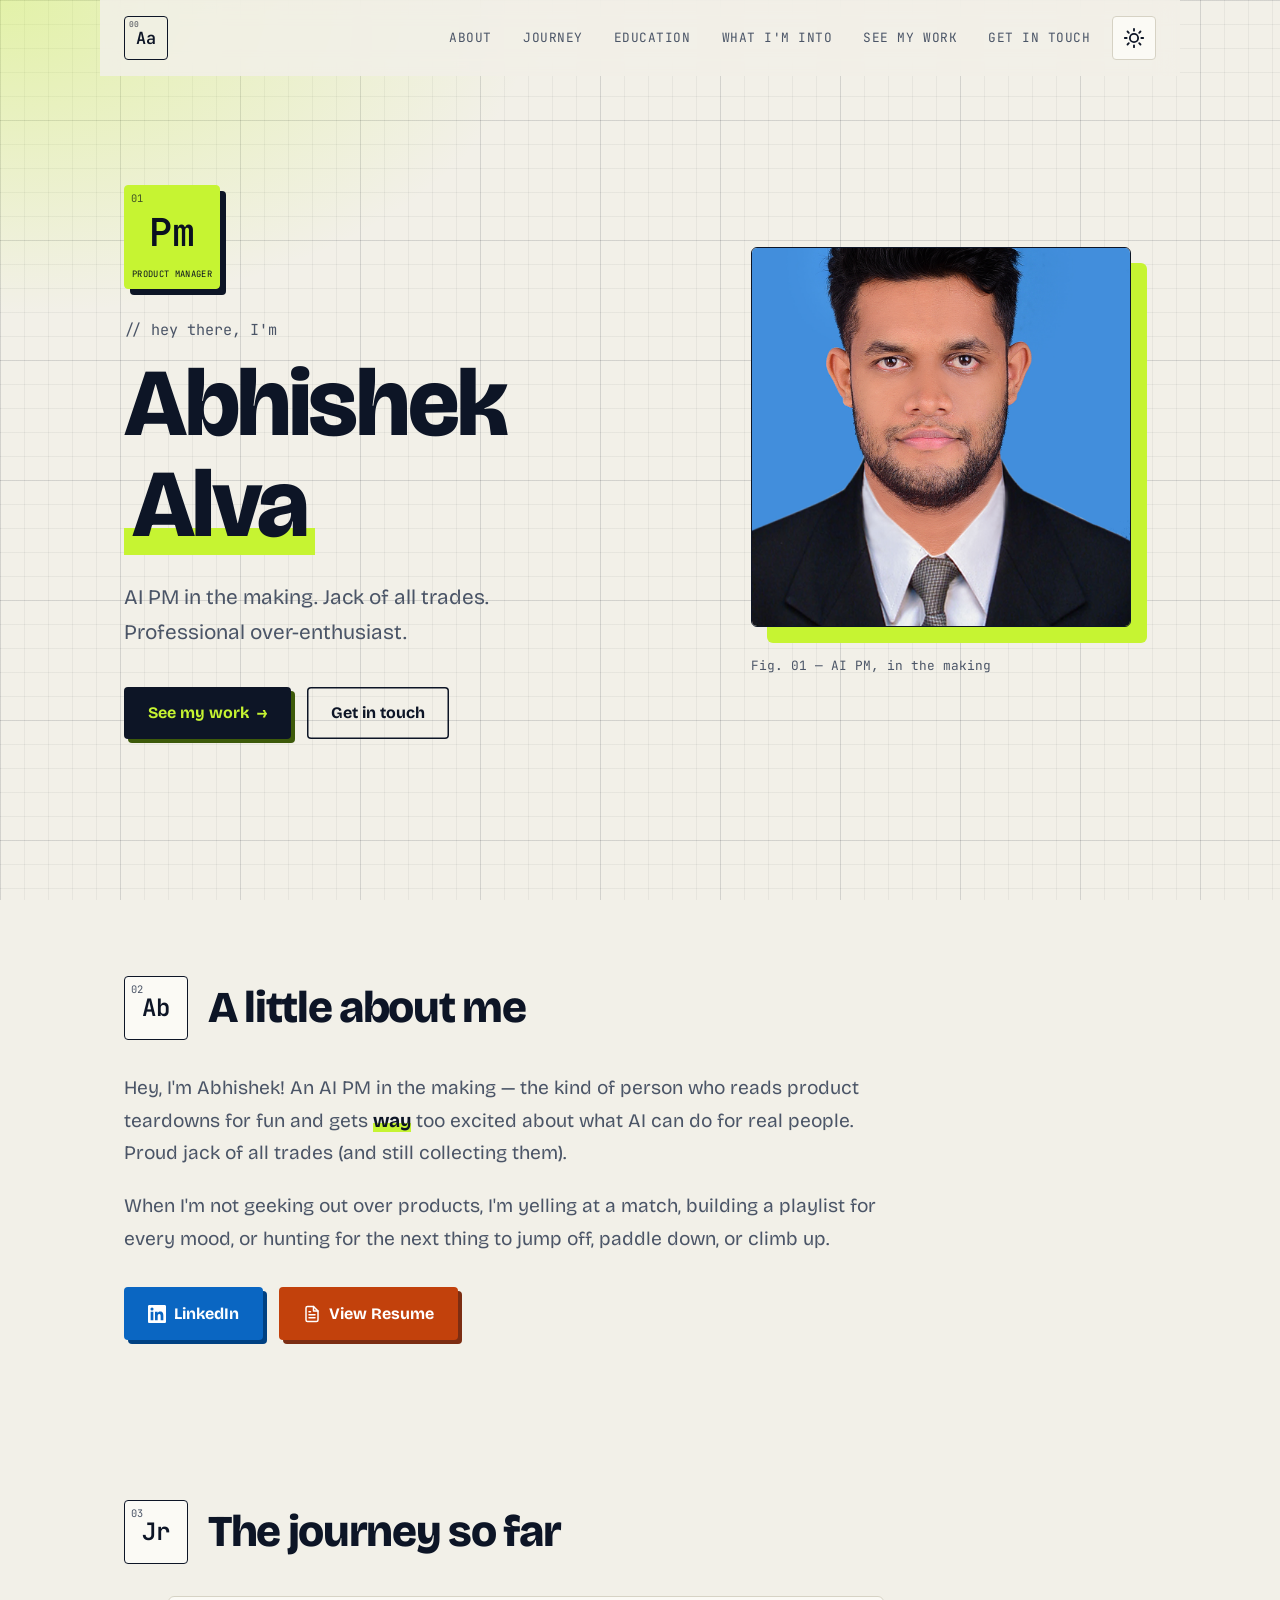
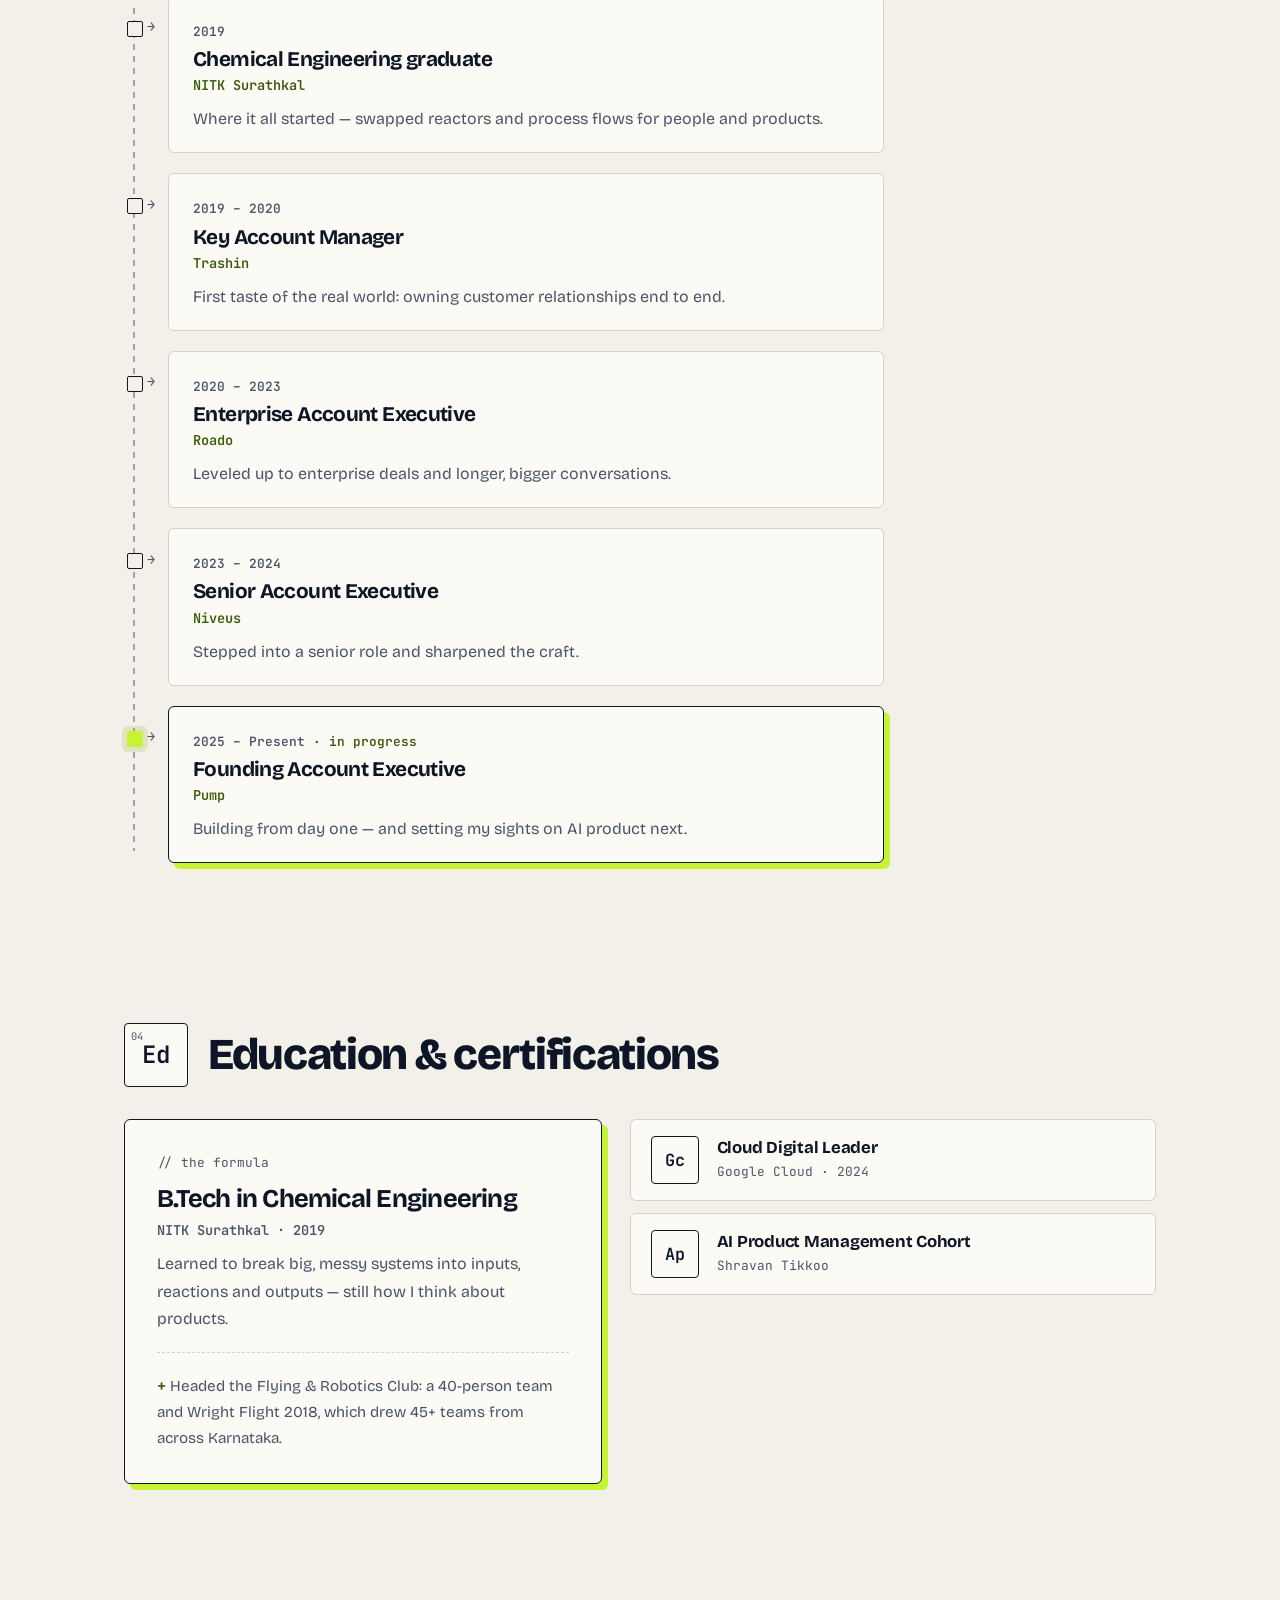
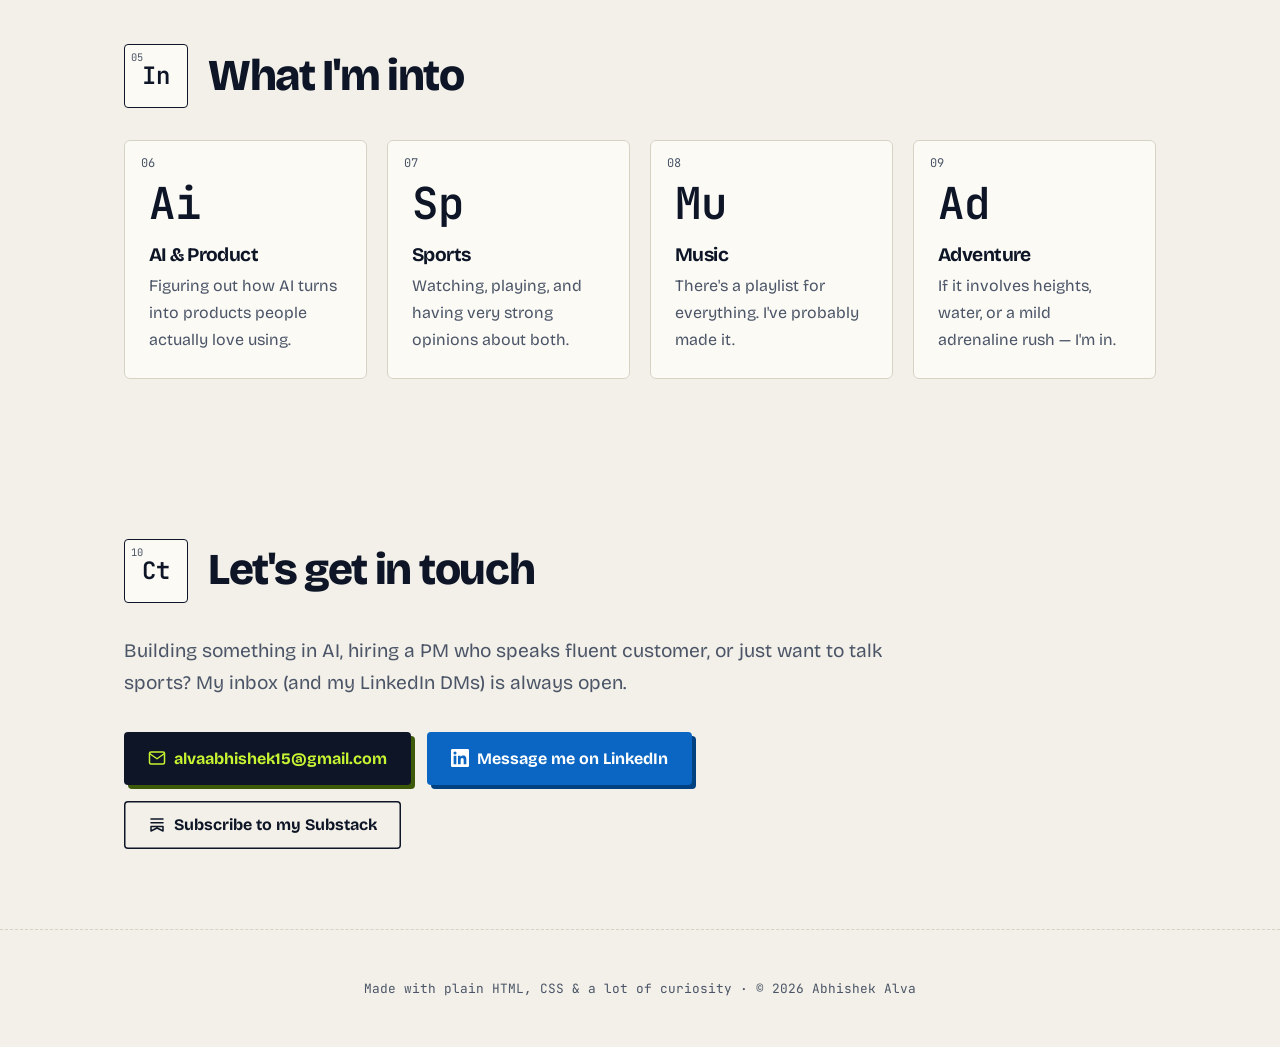
<file: index.html>
<!DOCTYPE html>
<html lang="en">
<head>
  <meta charset="UTF-8">
  <meta name="viewport" content="width=device-width, initial-scale=1.0">
  <meta name="description" content="Abhishek Alva — AI PM in the making, jack of all trades.">
  <title>Abhishek Alva</title>
  <link rel="preconnect" href="https://fonts.googleapis.com">
  <link rel="preconnect" href="https://fonts.gstatic.com" crossorigin>
  <link href="https://fonts.googleapis.com/css2?family=Bricolage+Grotesque:opsz,wght@12..96,400..800&family=JetBrains+Mono:wght@400;600&display=swap" rel="stylesheet">
  <link rel="stylesheet" href="styles.css">
  <script>
    // Apply saved theme before paint to avoid a flash
    try {
      const saved = localStorage.getItem('theme');
      if (saved === 'light' || saved === 'dark') document.documentElement.dataset.theme = saved;
    } catch (e) {}
  </script>
</head>
<body>
  <header class="nav">
    <a href="#top" class="nav-logo" aria-label="Abhishek Alva, home"><span class="nav-logo-num" aria-hidden="true">00</span>Aa</a>
    <nav class="nav-links" id="nav-links" aria-label="Main">
      <a href="#about">About</a>
      <a href="#journey">Journey</a>
      <a href="#education">Education</a>
      <a href="#into">What I'm into</a>
      <a href="work.html">See my work</a>
      <a href="#contact">Get in touch</a>
    </nav>
    <div class="nav-actions">
      <button type="button" class="theme-toggle" id="theme-toggle" aria-label="Switch to dark mode">
        <svg aria-hidden="true" viewBox="0 0 24 24" width="22" height="22" fill="none" stroke="currentColor" stroke-width="2" stroke-linecap="round" stroke-linejoin="round"><circle cx="12" cy="12" r="4.5"/><path d="M12 2v2M12 20v2M4.93 4.93l1.41 1.41M17.66 17.66l1.41 1.41M2 12h2M20 12h2M4.93 19.07l1.41-1.41M17.66 6.34l1.41-1.41"/></svg>
      </button>
      <button type="button" class="menu-toggle" id="menu-toggle" aria-label="Open menu" aria-expanded="false" aria-controls="nav-links">
        <svg aria-hidden="true" viewBox="0 0 24 24" width="22" height="22" fill="none" stroke="currentColor" stroke-width="2" stroke-linecap="round"><path d="M4 7h16M4 12h16M4 17h16"/></svg>
      </button>
    </div>
  </header>

  <main id="top">
    <section class="hero">
      <div class="hero-text">
        <span class="tile tile-lg load" style="--d: 0" aria-hidden="true">
          <span class="tile-num">01</span>
          <span class="tile-sym">Pm</span>
          <span class="tile-name">Product Manager</span>
        </span>
        <p class="eyebrow load" style="--d: 1">// hey there, I'm</p>
        <h1 class="load" style="--d: 2">Abhishek <span class="accent">Alva</span></h1>
        <p class="tagline load" style="--d: 3">AI PM in the making. Jack of all trades. Professional over-enthusiast.</p>
        <div class="hero-actions load" style="--d: 4">
          <a href="work.html" class="btn">See my work <span aria-hidden="true">→</span></a>
          <a href="#contact" class="btn btn-outline">Get in touch</a>
        </div>
      </div>
      <figure class="hero-photo load" style="--d: 3">
        <img src="photo.jpg" alt="Portrait of Abhishek Alva">
        <figcaption>Fig. 01 — AI PM, in the making</figcaption>
      </figure>
    </section>

    <section id="about" class="about reveal">
      <div class="section-head">
        <span class="tile" aria-hidden="true"><span class="tile-num">02</span><span class="tile-sym">Ab</span></span>
        <h2>A little about me</h2>
      </div>
      <p>
        Hey, I'm Abhishek! An AI PM in the making — the kind of person who reads
        product teardowns for fun and gets <em>way</em> too excited about what AI can
        do for real people. Proud jack of all trades (and still collecting them).
      </p>
      <p>
        When I'm not geeking out over products, I'm yelling at a match, building a
        playlist for every mood, or hunting for the next thing to jump off, paddle
        down, or climb up.
      </p>
      <div class="about-actions">
        <a href="https://www.linkedin.com/in/abhishek-alva" class="btn btn-linkedin" target="_blank" rel="noopener noreferrer">
          <svg aria-hidden="true" viewBox="0 0 24 24" width="18" height="18" fill="currentColor"><path d="M20.45 20.45h-3.56v-5.57c0-1.33-.02-3.04-1.85-3.04-1.85 0-2.14 1.45-2.14 2.94v5.67H9.35V9h3.41v1.56h.05c.48-.9 1.64-1.85 3.37-1.85 3.6 0 4.27 2.37 4.27 5.46v6.28zM5.34 7.43a2.06 2.06 0 1 1 0-4.13 2.06 2.06 0 0 1 0 4.13zM7.12 20.45H3.56V9h3.56v11.45zM22.22 0H1.77C.79 0 0 .77 0 1.73v20.54C0 23.23.79 24 1.77 24h20.45c.98 0 1.78-.77 1.78-1.73V1.73C24 .77 23.2 0 22.22 0z"/></svg>
          LinkedIn
        </a>
        <a href="resume.pdf" class="btn btn-resume" target="_blank" rel="noopener">
          <svg aria-hidden="true" viewBox="0 0 24 24" width="18" height="18" fill="none" stroke="currentColor" stroke-width="2" stroke-linecap="round" stroke-linejoin="round"><path d="M14 2H6a2 2 0 0 0-2 2v16a2 2 0 0 0 2 2h12a2 2 0 0 0 2-2V8z"/><path d="M14 2v6h6M16 13H8M16 17H8M10 9H8"/></svg>
          View Resume
        </a>
      </div>
    </section>

    <section id="journey" class="journey">
      <div class="section-head reveal">
        <span class="tile" aria-hidden="true"><span class="tile-num">03</span><span class="tile-sym">Jr</span></span>
        <h2>The journey so far</h2>
      </div>
      <ol class="timeline">
        <li class="timeline-item reveal">
          <span class="timeline-date">2019</span>
          <h3>Chemical Engineering graduate</h3>
          <p class="timeline-org">NITK Surathkal</p>
          <p>Where it all started — swapped reactors and process flows for people and products.</p>
        </li>
        <li class="timeline-item reveal">
          <span class="timeline-date">2019 – 2020</span>
          <h3>Key Account Manager</h3>
          <p class="timeline-org">Trashin</p>
          <p>First taste of the real world: owning customer relationships end to end.</p>
        </li>
        <li class="timeline-item reveal">
          <span class="timeline-date">2020 – 2023</span>
          <h3>Enterprise Account Executive</h3>
          <p class="timeline-org">Roado</p>
          <p>Leveled up to enterprise deals and longer, bigger conversations.</p>
        </li>
        <li class="timeline-item reveal">
          <span class="timeline-date">2023 – 2024</span>
          <h3>Senior Account Executive</h3>
          <p class="timeline-org">Niveus</p>
          <p>Stepped into a senior role and sharpened the craft.</p>
        </li>
        <li class="timeline-item timeline-current reveal">
          <span class="timeline-date">2025 – Present</span>
          <h3>Founding Account Executive</h3>
          <p class="timeline-org">Pump</p>
          <p>Building from day one — and setting my sights on AI product next.</p>
        </li>
      </ol>
    </section>

    <section id="education" class="education">
      <div class="section-head reveal">
        <span class="tile" aria-hidden="true"><span class="tile-num">04</span><span class="tile-sym">Ed</span></span>
        <h2>Education &amp; certifications</h2>
      </div>
      <div class="edu-grid">
        <article class="degree reveal">
          <span class="degree-label">// the formula</span>
          <h3>B.Tech in Chemical Engineering</h3>
          <p class="timeline-org">NITK Surathkal · 2019</p>
          <p>Learned to break big, messy systems into inputs, reactions and outputs — still how I think about products.</p>
          <p class="degree-note"><span aria-hidden="true">+</span> Headed the Flying &amp; Robotics Club: a 40-person team and Wright Flight 2018, which drew 45+ teams from across Karnataka.</p>
        </article>
        <ul class="certs">
          <li class="cert reveal">
            <span class="cert-sym" aria-hidden="true">Gc</span>
            <div>
              <h3>Cloud Digital Leader</h3>
              <p class="cert-issuer">Google Cloud · 2024</p>
            </div>
          </li>
          <li class="cert reveal">
            <span class="cert-sym" aria-hidden="true">Ap</span>
            <div>
              <h3>AI Product Management Cohort</h3>
              <p class="cert-issuer">Shravan Tikkoo</p>
            </div>
          </li>
        </ul>
      </div>
    </section>

    <section id="into" class="into">
      <div class="section-head reveal">
        <span class="tile" aria-hidden="true"><span class="tile-num">05</span><span class="tile-sym">In</span></span>
        <h2>What I'm into</h2>
      </div>
      <div class="cards">
        <article class="card reveal">
          <span class="card-num" aria-hidden="true">06</span>
          <span class="card-sym" aria-hidden="true">Ai</span>
          <h3>AI &amp; Product</h3>
          <p>Figuring out how AI turns into products people actually love using.</p>
        </article>
        <article class="card reveal">
          <span class="card-num" aria-hidden="true">07</span>
          <span class="card-sym" aria-hidden="true">Sp</span>
          <h3>Sports</h3>
          <p>Watching, playing, and having very strong opinions about both.</p>
        </article>
        <article class="card reveal">
          <span class="card-num" aria-hidden="true">08</span>
          <span class="card-sym" aria-hidden="true">Mu</span>
          <h3>Music</h3>
          <p>There's a playlist for everything. I've probably made it.</p>
        </article>
        <article class="card reveal">
          <span class="card-num" aria-hidden="true">09</span>
          <span class="card-sym" aria-hidden="true">Ad</span>
          <h3>Adventure</h3>
          <p>If it involves heights, water, or a mild adrenaline rush — I'm in.</p>
        </article>
      </div>
    </section>

    <section id="contact" class="contact reveal">
      <div class="section-head">
        <span class="tile" aria-hidden="true"><span class="tile-num">10</span><span class="tile-sym">Ct</span></span>
        <h2>Let's get in touch</h2>
      </div>
      <p>
        Building something in AI, hiring a PM who speaks fluent customer, or just want
        to talk sports? My inbox (and my LinkedIn DMs) is always open.
      </p>
      <div class="hero-actions">
        <a href="mailto:alvaabhishek15@gmail.com" class="btn">
          <svg aria-hidden="true" viewBox="0 0 24 24" width="18" height="18" fill="none" stroke="currentColor" stroke-width="2" stroke-linecap="round" stroke-linejoin="round"><rect x="2" y="4" width="20" height="16" rx="2"/><path d="m22 6-10 7L2 6"/></svg>
          alvaabhishek15@gmail.com
        </a>
        <a href="https://www.linkedin.com/in/abhishek-alva" class="btn btn-linkedin" target="_blank" rel="noopener noreferrer">
          <svg aria-hidden="true" viewBox="0 0 24 24" width="18" height="18" fill="currentColor"><path d="M20.45 20.45h-3.56v-5.57c0-1.33-.02-3.04-1.85-3.04-1.85 0-2.14 1.45-2.14 2.94v5.67H9.35V9h3.41v1.56h.05c.48-.9 1.64-1.85 3.37-1.85 3.6 0 4.27 2.37 4.27 5.46v6.28zM5.34 7.43a2.06 2.06 0 1 1 0-4.13 2.06 2.06 0 0 1 0 4.13zM7.12 20.45H3.56V9h3.56v11.45zM22.22 0H1.77C.79 0 0 .77 0 1.73v20.54C0 23.23.79 24 1.77 24h20.45c.98 0 1.78-.77 1.78-1.73V1.73C24 .77 23.2 0 22.22 0z"/></svg>
          Message me on LinkedIn
        </a>
        <button type="button" class="btn btn-outline" data-subscribe>
          <svg aria-hidden="true" viewBox="0 0 24 24" width="18" height="18" fill="none" stroke="currentColor" stroke-width="2" stroke-linecap="round" stroke-linejoin="round"><path d="M4 4h16M4 9h16M4 14h16v6l-8-4-8 4z"/></svg>
          Subscribe to my Substack
        </button>
      </div>
    </section>
  </main>

  <dialog class="subscribe-dialog" id="subscribe-dialog" aria-labelledby="subscribe-title">
    <button type="button" class="dialog-close" aria-label="Close">
      <svg aria-hidden="true" viewBox="0 0 24 24" width="20" height="20" fill="none" stroke="currentColor" stroke-width="2" stroke-linecap="round"><path d="M18 6 6 18M6 6l12 12"/></svg>
    </button>
    <span class="tile" aria-hidden="true"><span class="tile-sym">Ss</span></span>
    <h2 id="subscribe-title">Get my Substack in your inbox</h2>
    <p>New posts on AI, products and whatever I'm obsessing over. No spam.</p>
    <form id="subscribe-form" novalidate>
      <label for="subscribe-email">Email</label>
      <input type="email" id="subscribe-email" name="email" autocomplete="email" placeholder="you@example.com" required autofocus aria-describedby="subscribe-error">
      <div class="hp" aria-hidden="true">
        <label for="subscribe-website">Website</label>
        <input type="text" id="subscribe-website" name="website" tabindex="-1" autocomplete="off">
      </div>
      <p class="form-error" id="subscribe-error" aria-live="polite"></p>
      <button type="submit" class="btn">Subscribe</button>
    </form>
  </dialog>

  <footer class="footer">
    <p>Made with plain HTML, CSS &amp; a lot of curiosity · © <span id="year"></span> Abhishek Alva</p>
  </footer>

  <script src="config.js"></script>
  <script src="script.js"></script>
</body>
</html>
</file>
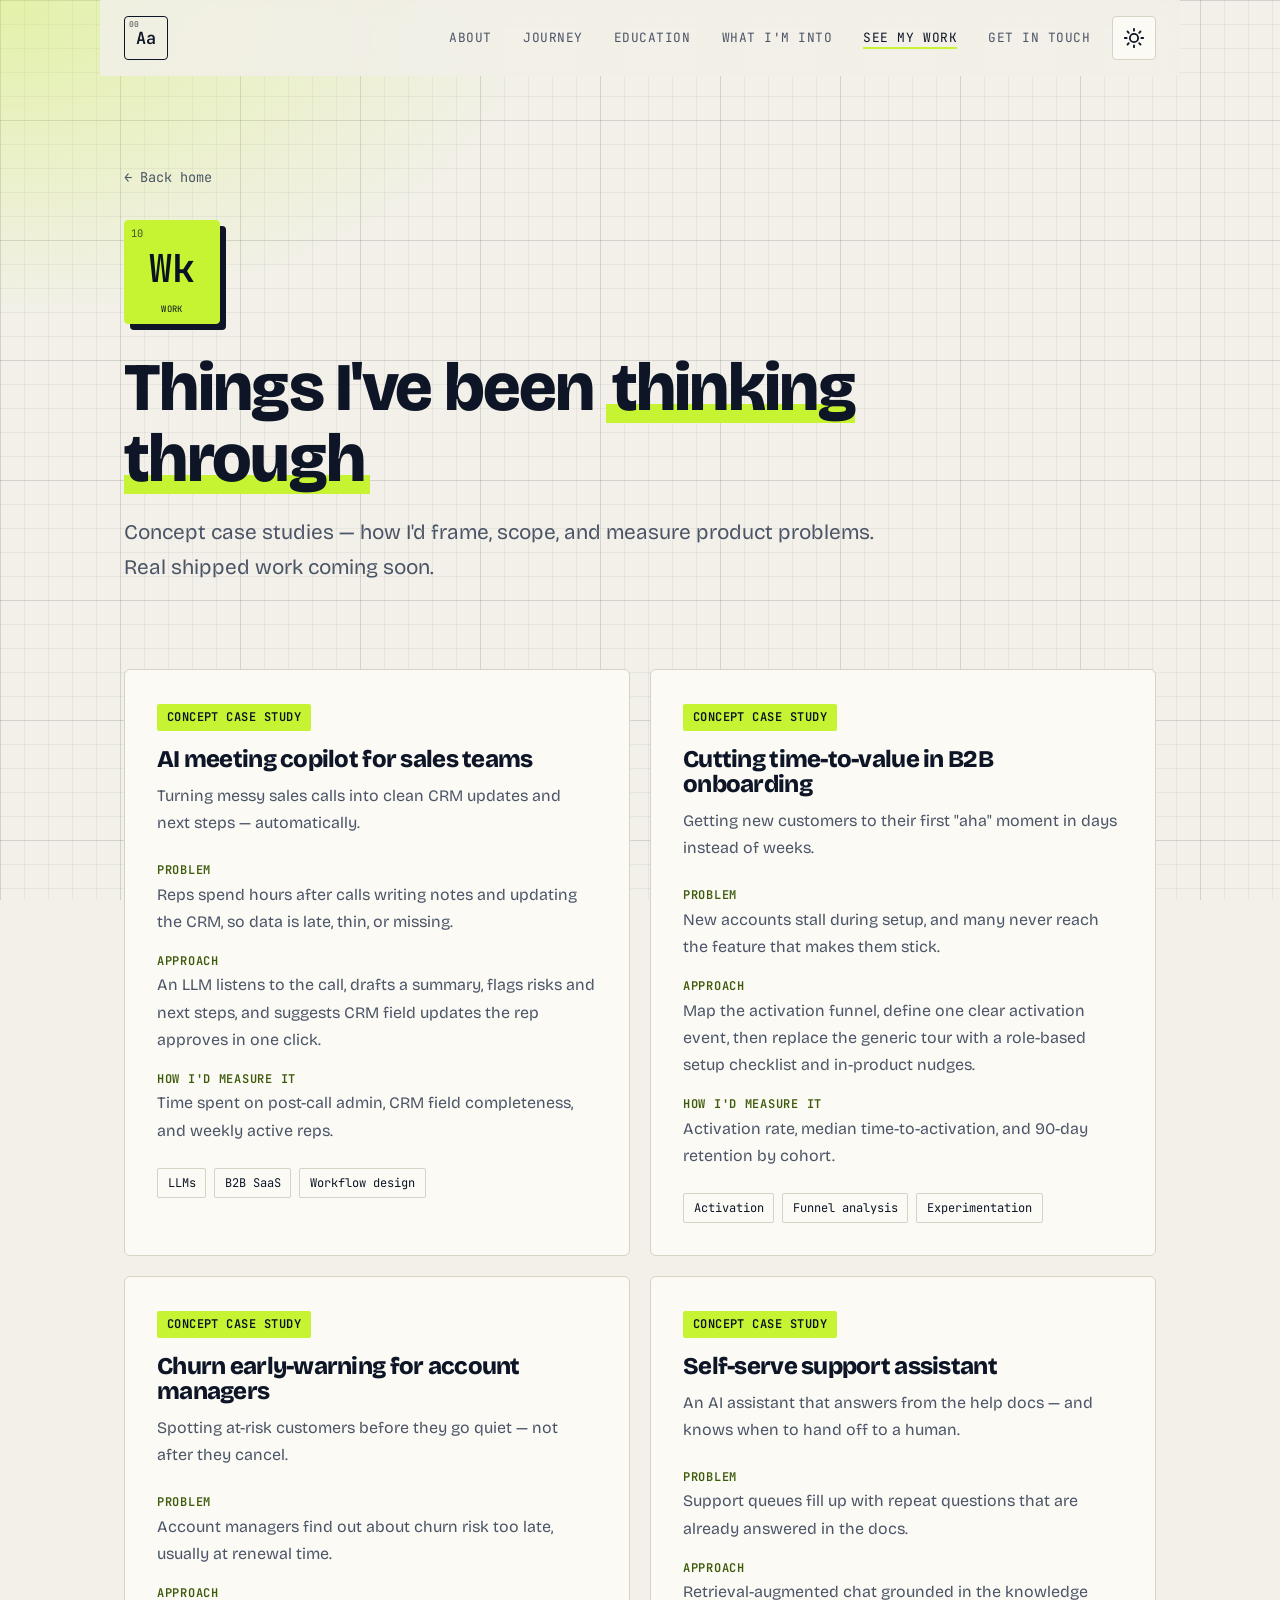
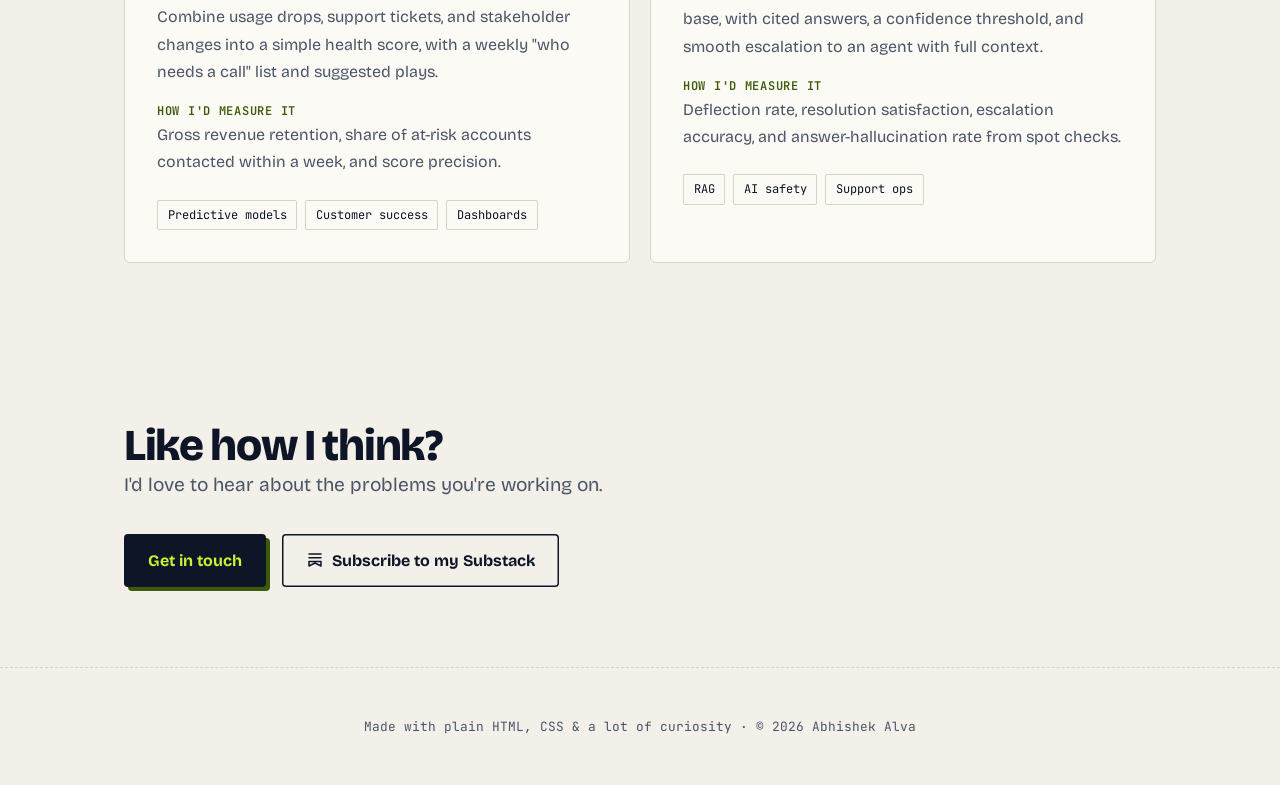
<file: work.html>
<!DOCTYPE html>
<html lang="en">
<head>
  <meta charset="UTF-8">
  <meta name="viewport" content="width=device-width, initial-scale=1.0">
  <meta name="description" content="Product case studies by Abhishek Alva.">
  <title>Work · Abhishek Alva</title>
  <link rel="preconnect" href="https://fonts.googleapis.com">
  <link rel="preconnect" href="https://fonts.gstatic.com" crossorigin>
  <link href="https://fonts.googleapis.com/css2?family=Bricolage+Grotesque:opsz,wght@12..96,400..800&family=JetBrains+Mono:wght@400;600&display=swap" rel="stylesheet">
  <link rel="stylesheet" href="styles.css">
  <script>
    // Apply saved theme before paint to avoid a flash
    try {
      const saved = localStorage.getItem('theme');
      if (saved === 'light' || saved === 'dark') document.documentElement.dataset.theme = saved;
    } catch (e) {}
  </script>
</head>
<body>
  <header class="nav">
    <a href="index.html" class="nav-logo" aria-label="Abhishek Alva, home"><span class="nav-logo-num" aria-hidden="true">00</span>Aa</a>
    <nav class="nav-links" id="nav-links" aria-label="Main">
      <a href="index.html#about">About</a>
      <a href="index.html#journey">Journey</a>
      <a href="index.html#education">Education</a>
      <a href="index.html#into">What I'm into</a>
      <a href="work.html" aria-current="page">See my work</a>
      <a href="index.html#contact">Get in touch</a>
    </nav>
    <div class="nav-actions">
      <button type="button" class="theme-toggle" id="theme-toggle" aria-label="Switch to dark mode">
        <svg aria-hidden="true" viewBox="0 0 24 24" width="22" height="22" fill="none" stroke="currentColor" stroke-width="2" stroke-linecap="round" stroke-linejoin="round"><circle cx="12" cy="12" r="4.5"/><path d="M12 2v2M12 20v2M4.93 4.93l1.41 1.41M17.66 17.66l1.41 1.41M2 12h2M20 12h2M4.93 19.07l1.41-1.41M17.66 6.34l1.41-1.41"/></svg>
      </button>
      <button type="button" class="menu-toggle" id="menu-toggle" aria-label="Open menu" aria-expanded="false" aria-controls="nav-links">
        <svg aria-hidden="true" viewBox="0 0 24 24" width="22" height="22" fill="none" stroke="currentColor" stroke-width="2" stroke-linecap="round"><path d="M4 7h16M4 12h16M4 17h16"/></svg>
      </button>
    </div>
  </header>

  <main>
    <section class="work-header reveal">
      <a href="index.html" class="back-link">← Back home</a>
      <span class="tile tile-lg" aria-hidden="true"><span class="tile-num">10</span><span class="tile-sym">Wk</span><span class="tile-name">Work</span></span>
      <h1>Things I've been <span class="accent">thinking through</span></h1>
      <p class="tagline">
        Concept case studies — how I'd frame, scope, and measure product problems.
        Real shipped work coming soon.
      </p>
    </section>

    <!-- Placeholder concept projects: replace with real case studies as they're ready -->
    <section class="projects">
      <article class="project reveal">
        <span class="project-tag">Concept case study</span>
        <h2>AI meeting copilot for sales teams</h2>
        <p class="project-summary">Turning messy sales calls into clean CRM updates and next steps — automatically.</p>
        <dl class="project-details">
          <div>
            <dt>Problem</dt>
            <dd>Reps spend hours after calls writing notes and updating the CRM, so data is late, thin, or missing.</dd>
          </div>
          <div>
            <dt>Approach</dt>
            <dd>An LLM listens to the call, drafts a summary, flags risks and next steps, and suggests CRM field updates the rep approves in one click.</dd>
          </div>
          <div>
            <dt>How I'd measure it</dt>
            <dd>Time spent on post-call admin, CRM field completeness, and weekly active reps.</dd>
          </div>
        </dl>
        <ul class="chips">
          <li>LLMs</li><li>B2B SaaS</li><li>Workflow design</li>
        </ul>
      </article>

      <article class="project reveal">
        <span class="project-tag">Concept case study</span>
        <h2>Cutting time-to-value in B2B onboarding</h2>
        <p class="project-summary">Getting new customers to their first "aha" moment in days instead of weeks.</p>
        <dl class="project-details">
          <div>
            <dt>Problem</dt>
            <dd>New accounts stall during setup, and many never reach the feature that makes them stick.</dd>
          </div>
          <div>
            <dt>Approach</dt>
            <dd>Map the activation funnel, define one clear activation event, then replace the generic tour with a role-based setup checklist and in-product nudges.</dd>
          </div>
          <div>
            <dt>How I'd measure it</dt>
            <dd>Activation rate, median time-to-activation, and 90-day retention by cohort.</dd>
          </div>
        </dl>
        <ul class="chips">
          <li>Activation</li><li>Funnel analysis</li><li>Experimentation</li>
        </ul>
      </article>

      <article class="project reveal">
        <span class="project-tag">Concept case study</span>
        <h2>Churn early-warning for account managers</h2>
        <p class="project-summary">Spotting at-risk customers before they go quiet — not after they cancel.</p>
        <dl class="project-details">
          <div>
            <dt>Problem</dt>
            <dd>Account managers find out about churn risk too late, usually at renewal time.</dd>
          </div>
          <div>
            <dt>Approach</dt>
            <dd>Combine usage drops, support tickets, and stakeholder changes into a simple health score, with a weekly "who needs a call" list and suggested plays.</dd>
          </div>
          <div>
            <dt>How I'd measure it</dt>
            <dd>Gross revenue retention, share of at-risk accounts contacted within a week, and score precision.</dd>
          </div>
        </dl>
        <ul class="chips">
          <li>Predictive models</li><li>Customer success</li><li>Dashboards</li>
        </ul>
      </article>

      <article class="project reveal">
        <span class="project-tag">Concept case study</span>
        <h2>Self-serve support assistant</h2>
        <p class="project-summary">An AI assistant that answers from the help docs — and knows when to hand off to a human.</p>
        <dl class="project-details">
          <div>
            <dt>Problem</dt>
            <dd>Support queues fill up with repeat questions that are already answered in the docs.</dd>
          </div>
          <div>
            <dt>Approach</dt>
            <dd>Retrieval-augmented chat grounded in the knowledge base, with cited answers, a confidence threshold, and smooth escalation to an agent with full context.</dd>
          </div>
          <div>
            <dt>How I'd measure it</dt>
            <dd>Deflection rate, resolution satisfaction, escalation accuracy, and answer-hallucination rate from spot checks.</dd>
          </div>
        </dl>
        <ul class="chips">
          <li>RAG</li><li>AI safety</li><li>Support ops</li>
        </ul>
      </article>
    </section>

    <section class="contact reveal">
      <h2>Like how I think?</h2>
      <p>I'd love to hear about the problems you're working on.</p>
      <div class="hero-actions">
        <a href="index.html#contact" class="btn">Get in touch</a>
        <button type="button" class="btn btn-outline" data-subscribe>
          <svg aria-hidden="true" viewBox="0 0 24 24" width="18" height="18" fill="none" stroke="currentColor" stroke-width="2" stroke-linecap="round" stroke-linejoin="round"><path d="M4 4h16M4 9h16M4 14h16v6l-8-4-8 4z"/></svg>
          Subscribe to my Substack
        </button>
      </div>
    </section>
  </main>

  <dialog class="subscribe-dialog" id="subscribe-dialog" aria-labelledby="subscribe-title">
    <button type="button" class="dialog-close" aria-label="Close">
      <svg aria-hidden="true" viewBox="0 0 24 24" width="20" height="20" fill="none" stroke="currentColor" stroke-width="2" stroke-linecap="round"><path d="M18 6 6 18M6 6l12 12"/></svg>
    </button>
    <span class="tile" aria-hidden="true"><span class="tile-sym">Ss</span></span>
    <h2 id="subscribe-title">Get my Substack in your inbox</h2>
    <p>New posts on AI, products and whatever I'm obsessing over. No spam.</p>
    <form id="subscribe-form" novalidate>
      <label for="subscribe-email">Email</label>
      <input type="email" id="subscribe-email" name="email" autocomplete="email" placeholder="you@example.com" required autofocus aria-describedby="subscribe-error">
      <div class="hp" aria-hidden="true">
        <label for="subscribe-website">Website</label>
        <input type="text" id="subscribe-website" name="website" tabindex="-1" autocomplete="off">
      </div>
      <p class="form-error" id="subscribe-error" aria-live="polite"></p>
      <button type="submit" class="btn">Subscribe</button>
    </form>
  </dialog>

  <footer class="footer">
    <p>Made with plain HTML, CSS &amp; a lot of curiosity · © <span id="year"></span> Abhishek Alva</p>
  </footer>

  <script src="config.js"></script>
  <script src="script.js"></script>
</body>
</html>
</file>
<file: styles.css>
/* ==========================================================
   Lab → Product Lab
   Graph-paper lab notebook: ink navy + acid lime, periodic-table tiles
   ========================================================== */

/* ---------- Tokens ---------- */
/* Light theme: lab paper with lime used as a highlighter */
:root {
  --bg: #f2f0e8;
  --surface: #fbfaf5;
  --text: #0d1526;
  --muted: #4b5567;
  --accent: #c6f432;
  --accent-text: #3d5a0a;
  --accent-soft: rgba(132, 170, 20, 0.16);
  --border: #d6d2c4;
  --grid-minor: rgba(13, 21, 38, 0.05);
  --grid-major: rgba(13, 21, 38, 0.09);
  --glow: rgba(198, 244, 50, 0.35);
  --shadow: 0 1px 0 rgba(13, 21, 38, 0.04), 0 12px 32px rgba(13, 21, 38, 0.08);
  --btn-bg: #0d1526;
  --btn-text: #c6f432;
  --btn-outline-text: #0d1526;
  --btn-shadow: #3d5a0a;
  --hard-shadow: #0d1526;
  --danger: #b42318;
  --backdrop: rgba(10, 17, 32, 0.6);
  --radius: 6px;
  --max: 1080px;
  --font: 'Bricolage Grotesque', system-ui, -apple-system, 'Segoe UI', sans-serif;
  --font-mono: 'JetBrains Mono', ui-monospace, 'SF Mono', Menlo, monospace;
}

/* Dark theme: ink navy lab at night — follows the system unless the toggle picked light */
@media (prefers-color-scheme: dark) {
  :root:not([data-theme="light"]) {
    --bg: #0a1120;
    --surface: #101a2f;
    --text: #e6ebf4;
    --muted: #95a2bb;
    --accent-text: #c6f432;
    --accent-soft: rgba(198, 244, 50, 0.12);
    --border: #1f2b47;
    --grid-minor: rgba(148, 163, 184, 0.06);
    --grid-major: rgba(148, 163, 184, 0.11);
    --glow: rgba(198, 244, 50, 0.14);
    --shadow: 0 12px 32px rgba(0, 0, 0, 0.4);
    --btn-bg: #c6f432;
    --btn-text: #0a1120;
    --btn-outline-text: #c6f432;
    --btn-shadow: #3b4f7a;
    --hard-shadow: #3b4f7a;
  --danger: #ff8a7a;
  }
}

:root[data-theme="dark"] {
  --bg: #0a1120;
  --surface: #101a2f;
  --text: #e6ebf4;
  --muted: #95a2bb;
  --accent-text: #c6f432;
  --accent-soft: rgba(198, 244, 50, 0.12);
  --border: #1f2b47;
  --grid-minor: rgba(148, 163, 184, 0.06);
  --grid-major: rgba(148, 163, 184, 0.11);
  --glow: rgba(198, 244, 50, 0.14);
  --shadow: 0 12px 32px rgba(0, 0, 0, 0.4);
  --btn-bg: #c6f432;
  --btn-text: #0a1120;
  --btn-outline-text: #c6f432;
  --btn-shadow: #3b4f7a;
  --hard-shadow: #3b4f7a;
  --danger: #ff8a7a;
}

/* ---------- Base ---------- */
*, *::before, *::after { box-sizing: border-box; margin: 0; padding: 0; }

html { scroll-behavior: smooth; }

body {
  font-family: var(--font);
  font-optical-sizing: auto;
  background-color: var(--bg);
  /* Graph paper: lime glow, major 120px squares, minor 24px squares */
  background-image:
    radial-gradient(ellipse 60% 50% at 0% 0%, var(--glow), transparent 70%),
    linear-gradient(var(--grid-major) 1px, transparent 1px),
    linear-gradient(90deg, var(--grid-major) 1px, transparent 1px),
    linear-gradient(var(--grid-minor) 1px, transparent 1px),
    linear-gradient(90deg, var(--grid-minor) 1px, transparent 1px);
  background-size: auto, 120px 120px, 120px 120px, 24px 24px, 24px 24px;
  background-attachment: fixed;
  color: var(--text);
  line-height: 1.7;
  -webkit-font-smoothing: antialiased;
  transition: background-color 0.3s ease, color 0.3s ease;
}

img { max-width: 100%; display: block; }

a { color: inherit; text-decoration: none; }

h1, h2, h3 { line-height: 1.05; letter-spacing: -0.03em; }

h2 {
  font-size: clamp(1.9rem, 4.5vw, 2.75rem);
  font-weight: 800;
}

section {
  max-width: var(--max);
  margin: 0 auto;
  padding: 5rem 1.5rem;
}

/* ---------- Periodic-table tiles ---------- */
.tile {
  position: relative;
  display: inline-grid;
  place-items: center;
  flex-shrink: 0;
  width: 64px;
  height: 64px;
  border: 1.5px solid var(--text);
  border-radius: 4px;
  background: var(--surface);
  font-family: var(--font-mono);
}

.tile-num {
  position: absolute;
  top: 4px;
  left: 6px;
  font-size: 0.65rem;
  color: var(--muted);
}

.tile-sym { font-size: 1.5rem; font-weight: 600; line-height: 1; }

.tile-lg {
  width: 96px;
  height: 104px;
  margin-bottom: 1.75rem;
  background: var(--accent);
  border-color: var(--accent);
  color: #0a1120;
  box-shadow: 6px 6px 0 var(--hard-shadow);
}

.tile-lg .tile-num { color: #0a1120; opacity: 0.7; }
.tile-lg .tile-sym { font-size: 2.4rem; margin-top: -6px; }

.tile-lg .tile-name {
  position: absolute;
  bottom: 6px;
  left: 0;
  right: 0;
  text-align: center;
  font-size: 0.55rem;
  letter-spacing: 0.04em;
  text-transform: uppercase;
}

.section-head {
  display: flex;
  align-items: center;
  gap: 1.25rem;
  margin-bottom: 2rem;
}

/* ---------- Nav ---------- */
.nav {
  position: sticky;
  top: 0;
  z-index: 10;
  display: flex;
  justify-content: space-between;
  align-items: center;
  max-width: var(--max);
  margin: 0 auto;
  padding: 1rem 1.5rem;
  background: color-mix(in srgb, var(--bg) 88%, transparent);
  backdrop-filter: blur(10px);
  -webkit-backdrop-filter: blur(10px);
}

.nav-logo {
  position: relative;
  display: inline-grid;
  place-items: center;
  width: 44px;
  height: 44px;
  border: 1.5px solid var(--text);
  border-radius: 4px;
  font-family: var(--font-mono);
  font-weight: 600;
  font-size: 1.05rem;
  transition: background 0.2s, color 0.2s;
}

.nav-logo:hover { background: var(--accent); color: #0a1120; border-color: var(--accent); }

.nav-logo-num { position: absolute; top: 1px; left: 4px; font-size: 0.5rem; opacity: 0.6; }

.nav-links { display: flex; align-items: center; gap: 0.25rem; margin-left: auto; }

.nav-links a {
  position: relative;
  padding: 0.6rem 0.85rem;
  min-height: 44px;
  display: inline-flex;
  align-items: center;
  font-family: var(--font-mono);
  font-size: 0.8rem;
  text-transform: uppercase;
  letter-spacing: 0.04em;
  white-space: nowrap;
  color: var(--muted);
  transition: color 0.2s;
}

/* Lime highlighter swipe on hover */
.nav-links a::after {
  content: '';
  position: absolute;
  left: 0.85rem;
  right: 0.85rem;
  bottom: 0.7rem;
  height: 2px;
  background: var(--accent);
  transform: scaleX(0);
  transform-origin: left;
  transition: transform 0.25s ease;
}

.nav-links a:hover { color: var(--text); }
.nav-links a:hover::after,
.nav-links a[aria-current="page"]::after { transform: scaleX(1); }
.nav-links a[aria-current="page"] { color: var(--text); }

.nav-actions { display: flex; align-items: center; gap: 0.5rem; margin-left: 0.5rem; }

.theme-toggle,
.menu-toggle {
  display: inline-grid;
  place-items: center;
  width: 44px;
  height: 44px;
  border: 1.5px solid var(--border);
  border-radius: 4px;
  background: var(--surface);
  color: var(--text);
  cursor: pointer;
  transition: background 0.2s, border-color 0.2s;
}

.theme-toggle:hover,
.menu-toggle:hover { border-color: var(--text); background: var(--accent-soft); }

.theme-toggle:focus-visible,
.menu-toggle:focus-visible,
a:focus-visible { outline: 2px solid var(--accent-text); outline-offset: 3px; }

.menu-toggle { display: none; }

.theme-toggle.spin svg { animation: spin 0.5s ease; }

@keyframes spin { from { transform: rotate(0deg); } to { transform: rotate(180deg); } }

/* ---------- Hero ---------- */
.hero {
  display: grid;
  grid-template-columns: 1.25fr 1fr;
  align-items: center;
  gap: 4rem;
  min-height: calc(100vh - 80px);
  padding-top: 2rem;
}

.eyebrow {
  font-family: var(--font-mono);
  font-size: 0.95rem;
  color: var(--muted);
  margin-bottom: 0.75rem;
}

.hero h1 {
  font-size: clamp(3rem, 9vw, 6rem);
  font-weight: 800;
  letter-spacing: -0.025em;
  margin-bottom: 1.5rem;
}

/* Highlighter-marker accent: lime swipe behind the word */
.accent {
  color: var(--text);
  background: linear-gradient(transparent 70%, var(--accent) 70%, var(--accent) 94%, transparent 94%);
  padding: 0 0.08em;
}

.tagline {
  font-size: clamp(1.1rem, 2.2vw, 1.3rem);
  color: var(--muted);
  max-width: 34ch;
  margin-bottom: 2.25rem;
}

/* ---------- Buttons ---------- */
.hero-actions { display: flex; flex-wrap: wrap; gap: 1rem; }

.btn {
  display: inline-flex;
  align-items: center;
  gap: 0.5rem;
  min-height: 48px;
  padding: 0.8rem 1.5rem;
  border-radius: 4px;
  background: var(--btn-bg);
  color: var(--btn-text);
  font-weight: 700;
  box-shadow: 4px 4px 0 var(--btn-shadow);
  transition: transform 0.15s ease, box-shadow 0.15s ease;
}

.btn:hover { transform: translate(-2px, -2px); box-shadow: 6px 6px 0 var(--btn-shadow); }
.btn:active { transform: translate(2px, 2px); box-shadow: 2px 2px 0 var(--btn-shadow); }

.btn-outline {
  background: transparent;
  color: var(--btn-outline-text);
  box-shadow: inset 0 0 0 1.5px var(--btn-outline-text);
}

.btn-outline:hover { background: var(--accent-soft); box-shadow: inset 0 0 0 1.5px var(--btn-outline-text); }
.btn-outline:active { box-shadow: inset 0 0 0 1.5px var(--btn-outline-text); }

/* Brand-coloured buttons keep their own colours in both themes */
.btn-linkedin { background: #0a66c2; color: #fff; box-shadow: 4px 4px 0 #004182; }
.btn-linkedin:hover { box-shadow: 6px 6px 0 #004182; }

.btn-resume { background: #c2410c; color: #fff; box-shadow: 4px 4px 0 #7c2d12; }
.btn-resume:hover { box-shadow: 6px 6px 0 #7c2d12; }

/* ---------- Photo ---------- */
.hero-photo {
  position: relative;
  justify-self: center;
  width: min(100%, 380px);
}

.hero-photo::before {
  content: '';
  position: absolute;
  inset: 0 0 auto 0;
  aspect-ratio: 1;
  transform: translate(16px, 16px);
  background: var(--accent);
  border-radius: var(--radius);
}

.hero-photo img {
  position: relative;
  width: 100%;
  aspect-ratio: 1;
  object-fit: cover;
  border: 1.5px solid var(--text);
  border-radius: var(--radius);
}

.hero-photo figcaption {
  margin-top: 1.75rem;
  font-family: var(--font-mono);
  font-size: 0.8rem;
  color: var(--muted);
}

/* ---------- Page-load sequence (staggered) ---------- */
.load { animation: rise 0.8s cubic-bezier(0.2, 0.7, 0.2, 1) both; animation-delay: calc(var(--d, 0) * 110ms); }

@keyframes rise {
  from { opacity: 0; transform: translateY(18px); }
  to { opacity: 1; transform: none; }
}

/* ---------- About ---------- */
/* Narrow reading width, but left edge stays aligned with the full-width sections */
.about > *,
.journey > *,
.work-header > * { max-width: 760px; }

.about p {
  font-size: 1.2rem;
  color: var(--muted);
  margin-bottom: 1.25rem;
}

.about em {
  color: var(--text);
  font-style: normal;
  font-weight: 700;
  background: linear-gradient(transparent 60%, var(--accent) 60%);
}

.about-actions {
  display: flex;
  flex-wrap: wrap;
  gap: 1rem;
  margin-top: 2rem;
}

/* ---------- Journey: reaction steps ---------- */
.timeline {
  --tl-pad: 2.75rem;
  list-style: none;
  position: relative;
  padding-left: var(--tl-pad);
}

.timeline::before {
  content: '';
  position: absolute;
  left: 9px;
  top: 0.75rem;
  bottom: 0.75rem;
  width: 2px;
  background: repeating-linear-gradient(var(--text) 0 6px, transparent 6px 12px);
  opacity: 0.35;
}

.timeline-item {
  position: relative;
  padding: 1.25rem 1.5rem;
  margin-bottom: 1.25rem;
  background: var(--surface);
  border: 1px solid var(--border);
  border-radius: var(--radius);
  transition: border-color 0.2s, transform 0.2s;
}

.timeline-item:last-child { margin-bottom: 0; }

.timeline-item.visible:hover { border-color: var(--text); transform: translateX(4px); }

/* Square step marker on the dashed line */
.timeline-item::before {
  content: '';
  position: absolute;
  left: calc(-1 * var(--tl-pad) + 2px);
  top: 1.5rem;
  width: 16px;
  height: 16px;
  background: var(--bg);
  border: 1.5px solid var(--text);
  border-radius: 2px;
}

/* Arrow from the line into the card */
.timeline-item::after {
  content: '→';
  position: absolute;
  left: calc(-1 * var(--tl-pad) + 22px);
  top: 1.15rem;
  font-family: var(--font-mono);
  font-size: 0.85rem;
  color: var(--muted);
}

.timeline-current { border-color: var(--text); box-shadow: 6px 6px 0 var(--accent); }

.timeline-current::before {
  background: var(--accent);
  border-color: var(--accent);
  box-shadow: 0 0 0 5px var(--accent-soft);
}

.timeline-date {
  display: inline-block;
  font-family: var(--font-mono);
  font-size: 0.8rem;
  font-weight: 600;
  color: var(--muted);
  margin-bottom: 0.4rem;
}

.timeline-current .timeline-date::after {
  content: ' · in progress';
  color: var(--accent-text);
}

.timeline-item h3 { font-size: 1.3rem; margin-bottom: 0.2rem; }

.timeline-org {
  font-family: var(--font-mono);
  font-size: 0.85rem;
  font-weight: 600;
  color: var(--accent-text);
  margin-bottom: 0.5rem;
}

.timeline-item p:last-child { color: var(--muted); }

/* ---------- Education: degree specimen + certification log ---------- */
.edu-grid {
  display: grid;
  grid-template-columns: 1fr 1.1fr;
  gap: 1.75rem;
  align-items: start;
}

.degree {
  background: var(--surface);
  border: 1.5px solid var(--text);
  border-radius: var(--radius);
  padding: 2rem;
  box-shadow: 6px 6px 0 var(--accent);
}

.degree-label {
  display: block;
  font-family: var(--font-mono);
  font-size: 0.8rem;
  color: var(--muted);
  margin-bottom: 0.75rem;
}

.degree h3 { font-size: 1.6rem; margin-bottom: 0.4rem; }
.degree p { color: var(--muted); }

.degree-note {
  margin-top: 1.25rem;
  padding-top: 1.25rem;
  border-top: 1px dashed var(--border);
  font-size: 0.95rem;
}

.degree-note span { font-family: var(--font-mono); font-weight: 600; color: var(--accent-text); }

.certs { list-style: none; display: grid; gap: 0.75rem; }

.cert {
  display: flex;
  align-items: center;
  gap: 1.1rem;
  padding: 1rem 1.25rem;
  background: var(--surface);
  border: 1px solid var(--border);
  border-radius: var(--radius);
  transition: border-color 0.2s, transform 0.2s;
}

.cert.visible:hover { border-color: var(--text); transform: translateX(4px); }

/* Mini element tile; fills lime on hover */
.cert-sym {
  display: grid;
  place-items: center;
  flex-shrink: 0;
  width: 48px;
  height: 48px;
  border: 1.5px solid var(--text);
  border-radius: 4px;
  font-family: var(--font-mono);
  font-size: 1.05rem;
  font-weight: 600;
  transition: background 0.2s, border-color 0.2s, color 0.2s;
}

.cert:hover .cert-sym { background: var(--accent); border-color: var(--accent); color: #0a1120; }

.cert h3 { font-size: 1.05rem; letter-spacing: -0.015em; line-height: 1.25; }

.cert-issuer {
  font-family: var(--font-mono);
  font-size: 0.8rem;
  color: var(--muted);
  margin-top: 0.2rem;
}

/* Stagger cert reveals */
.cert:nth-child(2) { transition-delay: 0.08s; }
.cert:nth-child(3) { transition-delay: 0.16s; }
.cert:nth-child(4) { transition-delay: 0.24s; }

/* ---------- Cards: element tiles ---------- */
.cards {
  display: grid;
  grid-template-columns: repeat(auto-fit, minmax(220px, 1fr));
  gap: 1.25rem;
}

.card {
  position: relative;
  background: var(--surface);
  border: 1.5px solid var(--border);
  border-radius: var(--radius);
  padding: 1.75rem 1.5rem 1.5rem;
  transition: border-color 0.2s, box-shadow 0.2s, transform 0.2s;
}

.card-num {
  position: absolute;
  top: 0.75rem;
  left: 1rem;
  font-family: var(--font-mono);
  font-size: 0.75rem;
  color: var(--muted);
}

.card-sym {
  display: block;
  font-family: var(--font-mono);
  font-size: 2.75rem;
  font-weight: 600;
  line-height: 1;
  margin: 0.75rem 0 1.25rem;
  transition: color 0.2s;
}

.card h3 { font-size: 1.2rem; margin-bottom: 0.4rem; }
.card p { color: var(--muted); }

.card.reveal.visible:hover {
  border-color: var(--text);
  box-shadow: 6px 6px 0 var(--accent);
  transform: translate(-3px, -3px);
}

.card:hover .card-sym { color: var(--accent-text); }

/* Stagger card reveals */
.card:nth-child(2) { transition-delay: 0.08s; }
.card:nth-child(3) { transition-delay: 0.16s; }
.card:nth-child(4) { transition-delay: 0.24s; }

/* ---------- Contact ---------- */
.contact > * { max-width: 760px; }

.contact p {
  font-size: 1.2rem;
  color: var(--muted);
  margin-bottom: 2rem;
}

/* ---------- Work page ---------- */
.work-header { padding-bottom: 2rem; }

.work-header h1 {
  font-size: clamp(2.5rem, 7vw, 4.25rem);
  font-weight: 800;
  letter-spacing: -0.025em;
  margin-bottom: 1.25rem;
}

.back-link {
  display: flex;
  align-items: center;
  width: fit-content;
  min-height: 44px;
  font-family: var(--font-mono);
  font-size: 0.85rem;
  color: var(--muted);
  margin-bottom: 1.25rem;
  transition: color 0.2s;
}

.back-link:hover { color: var(--text); }

.projects {
  display: grid;
  grid-template-columns: repeat(auto-fit, minmax(min(100%, 440px), 1fr));
  gap: 1.25rem;
  padding-top: 1rem;
}

.project {
  background: var(--surface);
  border: 1.5px solid var(--border);
  border-radius: var(--radius);
  padding: 2rem;
  transition: border-color 0.2s, box-shadow 0.2s, transform 0.2s;
}

.project.reveal.visible:hover {
  border-color: var(--text);
  box-shadow: 6px 6px 0 var(--accent);
  transform: translate(-3px, -3px);
}

.project-tag {
  display: inline-block;
  font-family: var(--font-mono);
  font-size: 0.75rem;
  font-weight: 600;
  text-transform: uppercase;
  letter-spacing: 0.04em;
  color: #0a1120;
  background: var(--accent);
  padding: 0.2rem 0.6rem;
  border-radius: 2px;
  margin-bottom: 1rem;
}

.project h2 { font-size: 1.5rem; margin-bottom: 0.6rem; }

.project-summary { color: var(--muted); margin-bottom: 1.5rem; }

.project-details { display: grid; gap: 1rem; margin-bottom: 1.5rem; }

.project-details dt {
  font-family: var(--font-mono);
  font-size: 0.75rem;
  font-weight: 600;
  text-transform: uppercase;
  letter-spacing: 0.06em;
  color: var(--accent-text);
}

.project-details dd { color: var(--muted); }

.chips { list-style: none; display: flex; flex-wrap: wrap; gap: 0.5rem; }

.chips li {
  font-family: var(--font-mono);
  font-size: 0.75rem;
  padding: 0.25rem 0.6rem;
  border: 1px solid var(--border);
  border-radius: 2px;
}

/* ---------- Subscribe popup ---------- */
button.btn { border: 0; font-family: inherit; font-size: inherit; cursor: pointer; }
button.btn:disabled { opacity: 0.6; cursor: progress; transform: none; }
.btn-outline:focus-visible,
.btn:focus-visible,
.dialog-close:focus-visible,
.subscribe-dialog input:focus-visible { outline: 2px solid var(--accent-text); outline-offset: 3px; }

.subscribe-dialog {
  width: min(100% - 2rem, 460px);
  margin: auto;
  padding: 2.25rem 2rem 2rem;
  border: 1.5px solid var(--text);
  border-radius: var(--radius);
  background: var(--surface);
  color: var(--text);
  box-shadow: 8px 8px 0 var(--hard-shadow);
}

.subscribe-dialog[open] { animation: dialog-in 0.25s ease-out; }
.subscribe-dialog::backdrop { background: var(--backdrop); backdrop-filter: blur(3px); }

@keyframes dialog-in {
  from { opacity: 0; transform: translateY(16px) scale(0.98); }
}

.subscribe-dialog .tile { width: 52px; height: 52px; margin-bottom: 1.25rem; background: var(--accent); color: #0a1120; border-color: #0a1120; }
.subscribe-dialog .tile-sym { font-size: 1.2rem; }
.subscribe-dialog h2 { font-size: 1.75rem; margin-bottom: 0.6rem; padding-right: 2.5rem; }
.subscribe-dialog > p { color: var(--muted); margin-bottom: 1.5rem; }

.dialog-close {
  position: absolute;
  top: 0.75rem;
  right: 0.75rem;
  display: inline-grid;
  place-items: center;
  width: 44px;
  height: 44px;
  border: 0;
  border-radius: 4px;
  background: transparent;
  color: var(--muted);
  cursor: pointer;
  transition: background 0.2s, color 0.2s;
}

.dialog-close:hover { background: var(--accent-soft); color: var(--text); }

#subscribe-form label {
  display: block;
  margin-bottom: 0.4rem;
  font-family: var(--font-mono);
  font-size: 0.75rem;
  font-weight: 600;
  text-transform: uppercase;
  letter-spacing: 0.06em;
  color: var(--accent-text);
}

#subscribe-form input {
  width: 100%;
  min-height: 48px;
  padding: 0.75rem 1rem;
  border: 1.5px solid var(--border);
  border-radius: 4px;
  background: var(--bg);
  color: var(--text);
  font: inherit;
  font-size: 1rem; /* 16px+ stops iOS zooming into the field */
  transition: border-color 0.2s;
}

#subscribe-form input:focus { border-color: var(--text); }
#subscribe-form input[aria-invalid="true"] { border-color: var(--danger); }

.form-error { min-height: 1.5rem; margin: 0.4rem 0 0.75rem; font-size: 0.9rem; color: var(--danger); }

#subscribe-form .btn { width: 100%; justify-content: center; }

/* Honeypot: off-screen for people, still fillable by bots */
.hp { position: absolute; left: -9999px; width: 1px; height: 1px; overflow: hidden; }

.toast {
  position: fixed;
  left: 50%;
  bottom: 1.5rem;
  z-index: 100;
  max-width: calc(100% - 2rem);
  padding: 0.85rem 1.25rem;
  border-radius: 4px;
  background: var(--btn-bg);
  color: var(--btn-text);
  font-family: var(--font-mono);
  font-size: 0.9rem;
  box-shadow: 4px 4px 0 var(--btn-shadow);
  opacity: 0;
  transform: translate(-50%, 1rem);
  pointer-events: none;
  transition: opacity 0.25s ease, transform 0.25s ease;
}

.toast.show { opacity: 1; transform: translate(-50%, 0); }

/* ---------- Footer ---------- */
.footer {
  text-align: center;
  padding: 3rem 1.5rem;
  font-family: var(--font-mono);
  font-size: 0.8rem;
  color: var(--muted);
  border-top: 1px dashed var(--border);
}

/* ---------- Scroll reveal ---------- */
.reveal {
  opacity: 0;
  transform: translateY(24px);
  transition: opacity 0.7s ease, transform 0.7s ease;
}

.reveal.visible { opacity: 1; transform: none; }

@media (prefers-reduced-motion: reduce) {
  html { scroll-behavior: auto; }
  .reveal { opacity: 1; transform: none; transition: none; }
  .load, .theme-toggle.spin svg, .subscribe-dialog[open] { animation: none; }
  .toast { transition: none; }
  body { transition: none; }
}

/* ---------- Tablet: tighten nav so six links stay on one line ---------- */
@media (max-width: 1000px) {
  .nav-links { gap: 0; }
  .nav-links a { padding: 0.6rem 0.5rem; font-size: 0.72rem; }
  .nav-links a::after { left: 0.5rem; right: 0.5rem; }
}

/* ---------- Mobile ---------- */
@media (max-width: 768px) {
  section { padding: 3.5rem 1.25rem; }

  .hero {
    grid-template-columns: 1fr;
    min-height: auto;
    gap: 3rem;
  }

  .hero-photo { order: -1; width: min(78%, 300px); justify-self: start; }
  .section-head { gap: 1rem; }
  .tile { width: 52px; height: 52px; }
  .tile-sym { font-size: 1.2rem; }
  .tile-lg { width: 80px; height: 88px; margin-bottom: 1.25rem; }
  .tile-lg .tile-sym { font-size: 2rem; }

  /* Collapse nav links into a dropdown */
  .nav { padding: 0.75rem 1rem; }
  .menu-toggle { display: inline-grid; }
  .nav-actions { margin-left: auto; }

  .nav-links {
    display: none;
    position: absolute;
    top: 100%;
    left: 0;
    right: 0;
    flex-direction: column;
    align-items: stretch;
    gap: 0.25rem;
    margin: 0;
    padding: 0.75rem 1rem 1rem;
    background: var(--bg);
    border-bottom: 1.5px solid var(--text);
  }

  .nav-links.open { display: flex; }
  .nav-links a { padding: 0.6rem 0.25rem; }
  .nav-links a::after { left: 0.25rem; right: auto; width: 2rem; bottom: 0.5rem; }

  .timeline { --tl-pad: 2.25rem; }
  .timeline-item::after { display: none; }

  .edu-grid { grid-template-columns: 1fr; }
  .degree { padding: 1.5rem; }
  .degree h3 { font-size: 1.35rem; }

  /* 2×2 interest tiles instead of a 3 + 1 orphan */
  .cards { grid-template-columns: repeat(2, 1fr); }
}

/* Small phones: LinkedIn + resume don't fit side by side, so stack them at equal width */
@media (max-width: 480px) {
  .about-actions { flex-direction: column; }
  .about-actions .btn { justify-content: center; }

  /* Hero buttons share the row, and fill it evenly when they wrap */
  .hero .hero-actions .btn,
  .contact .btn { flex: 1 1 auto; justify-content: center; }
  .contact .btn { overflow-wrap: anywhere; }

  .cards { grid-template-columns: 1fr; }
}
</file>
